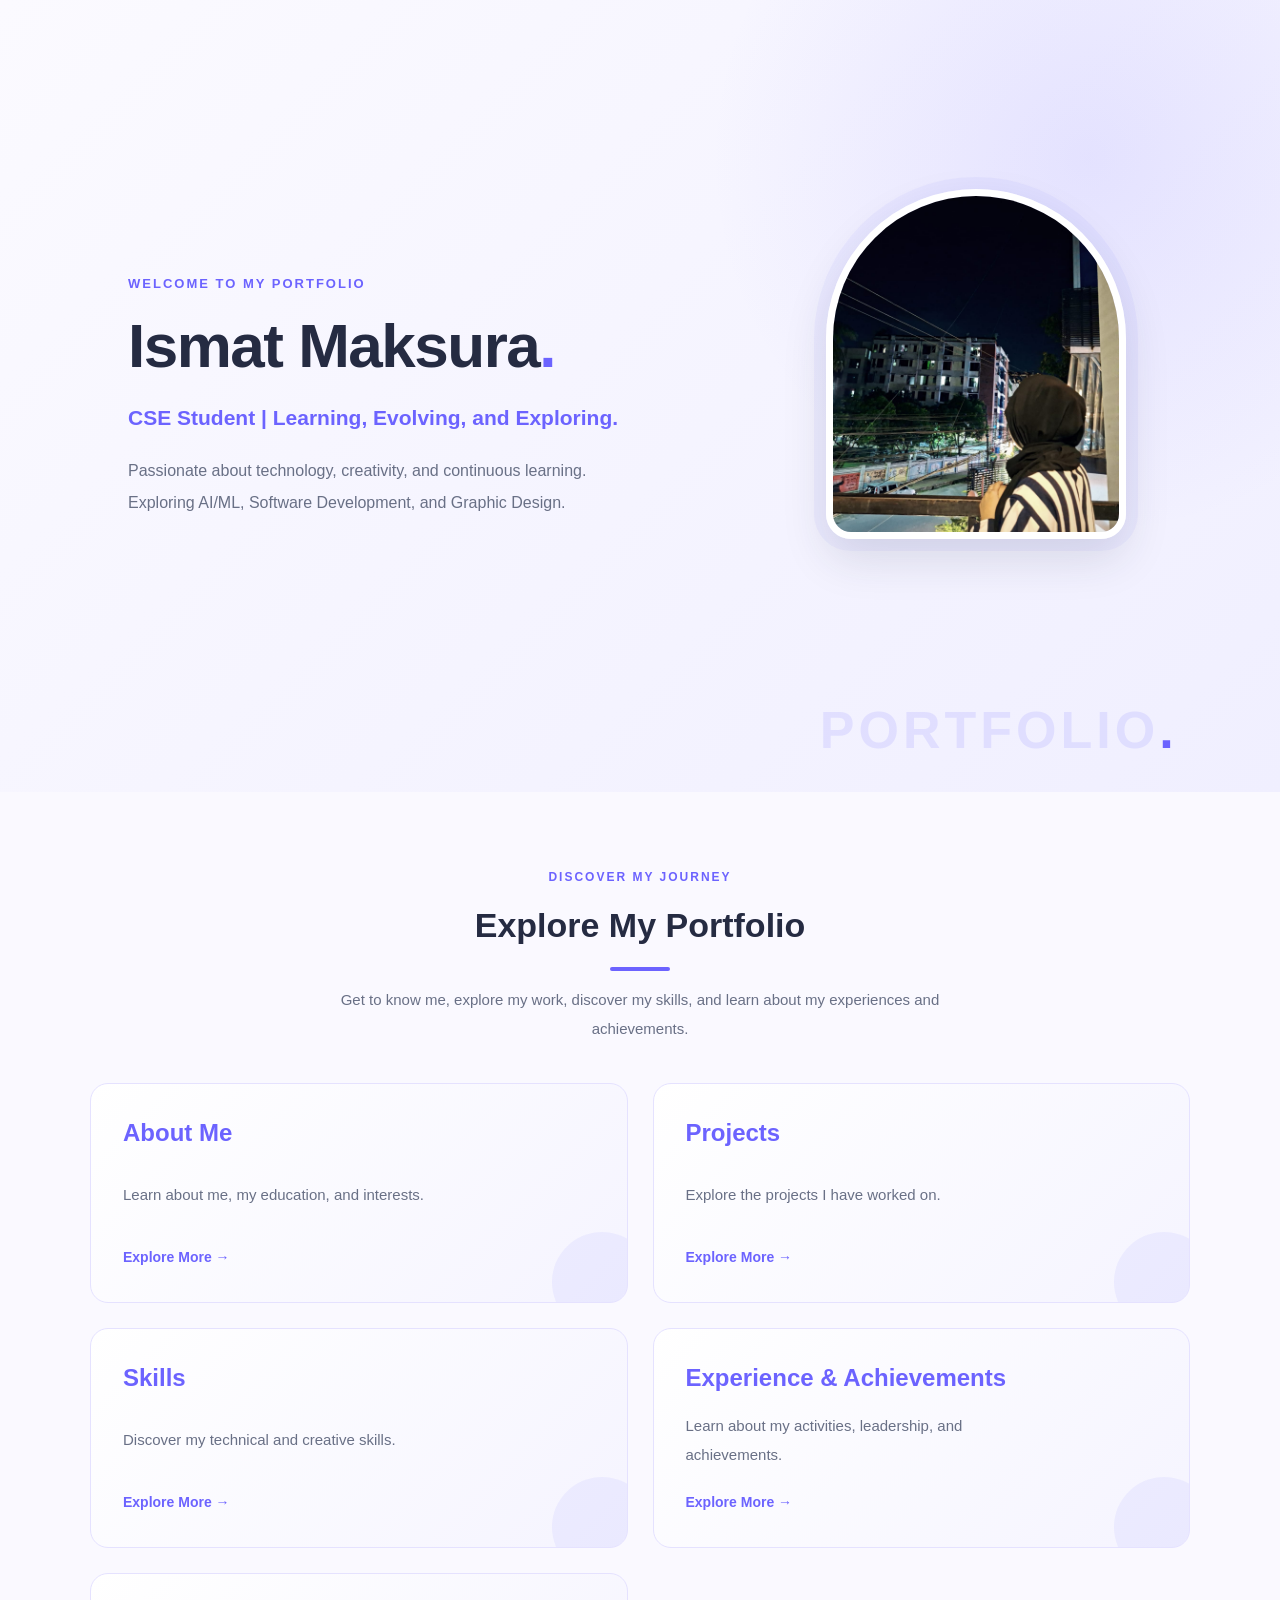
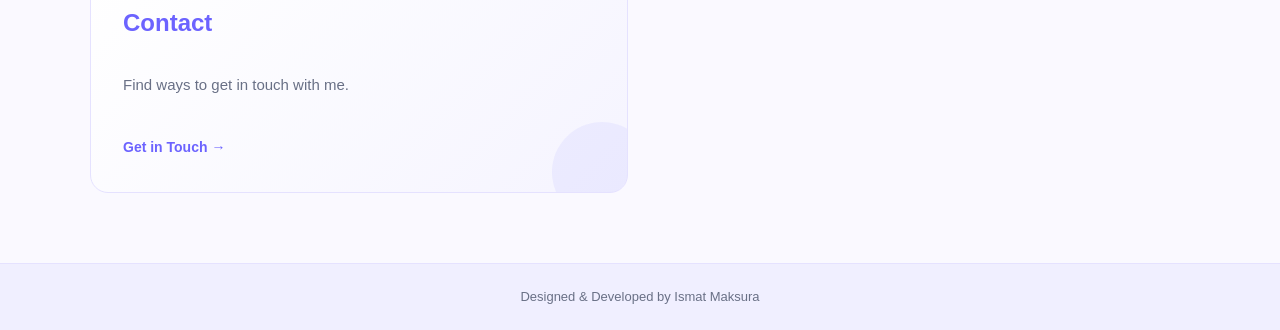
<file: index.html>
<!DOCTYPE html>
<html lang="en">

<head>
    <meta charset="UTF-8">
    <meta name="viewport" content="width=device-width, initial-scale=1.0">

    <title>Ismat Maksura | Portfolio</title>

    <link rel="icon" type="image/jpeg" href="profile.jpg">
    <link rel="stylesheet" href="common.css">
    <link rel="stylesheet" href="home.css">
</head>

<body>

    <main>
        <section class="home-section">

            <div class="home-content">

                <p class="welcome-text">WELCOME TO MY PORTFOLIO</p>

                <h1>Ismat Maksura<span>.</span></h1>

                <h3>CSE Student | Learning, Evolving, and Exploring.</h3>

                <p>
                    Passionate about technology, creativity, and continuous learning.
                    Exploring AI/ML, Software Development, and Graphic Design.
                </p>

            </div>

            <img src="profile.jpg"
                 alt="Profile picture of Ismat Maksura"
                 class="profile-picture">

            <h2 class="portfolio-title">PORTFOLIO<span>.</span></h2>

        </section>

        <section class="portfolio-section">

            <p class="section-subtitle">DISCOVER MY JOURNEY</p>

            <h2>Explore My Portfolio</h2>

            <p class="portfolio-description">
                Get to know me, explore my work, discover my skills,
                and learn about my experiences and achievements.
            </p>

            <div class="portfolio-cards">

                <a href="about.html" class="portfolio-card">
                    <h3>About Me</h3>
                    <p>Learn about me, my education, and interests.</p>
                    <span class="card-link">Explore More →</span>
                </a>

                <a href="projects.html" class="portfolio-card">
                    <h3>Projects</h3>
                    <p>Explore the projects I have worked on.</p>
                    <span class="card-link">Explore More →</span>
                </a>

                <a href="skills.html" class="portfolio-card">
                    <h3>Skills</h3>
                    <p>Discover my technical and creative skills.</p>
                    <span class="card-link">Explore More →</span>
                </a>

                <a href="experience.html" class="portfolio-card">
                    <h3>Experience & Achievements</h3>
                    <p>Learn about my activities, leadership, and achievements.</p>
                    <span class="card-link">Explore More →</span>
                </a>

                <a href="contact.html" class="portfolio-card">
                    <h3>Contact</h3>
                    <p>Find ways to get in touch with me.</p>
                    <span class="card-link">Get in Touch →</span>
                </a>

            </div>

        </section>

    </main>

    <footer class="home-footer">
        <p>Designed & Developed by Ismat Maksura</p>
    </footer>

</body>

</html>
</file>
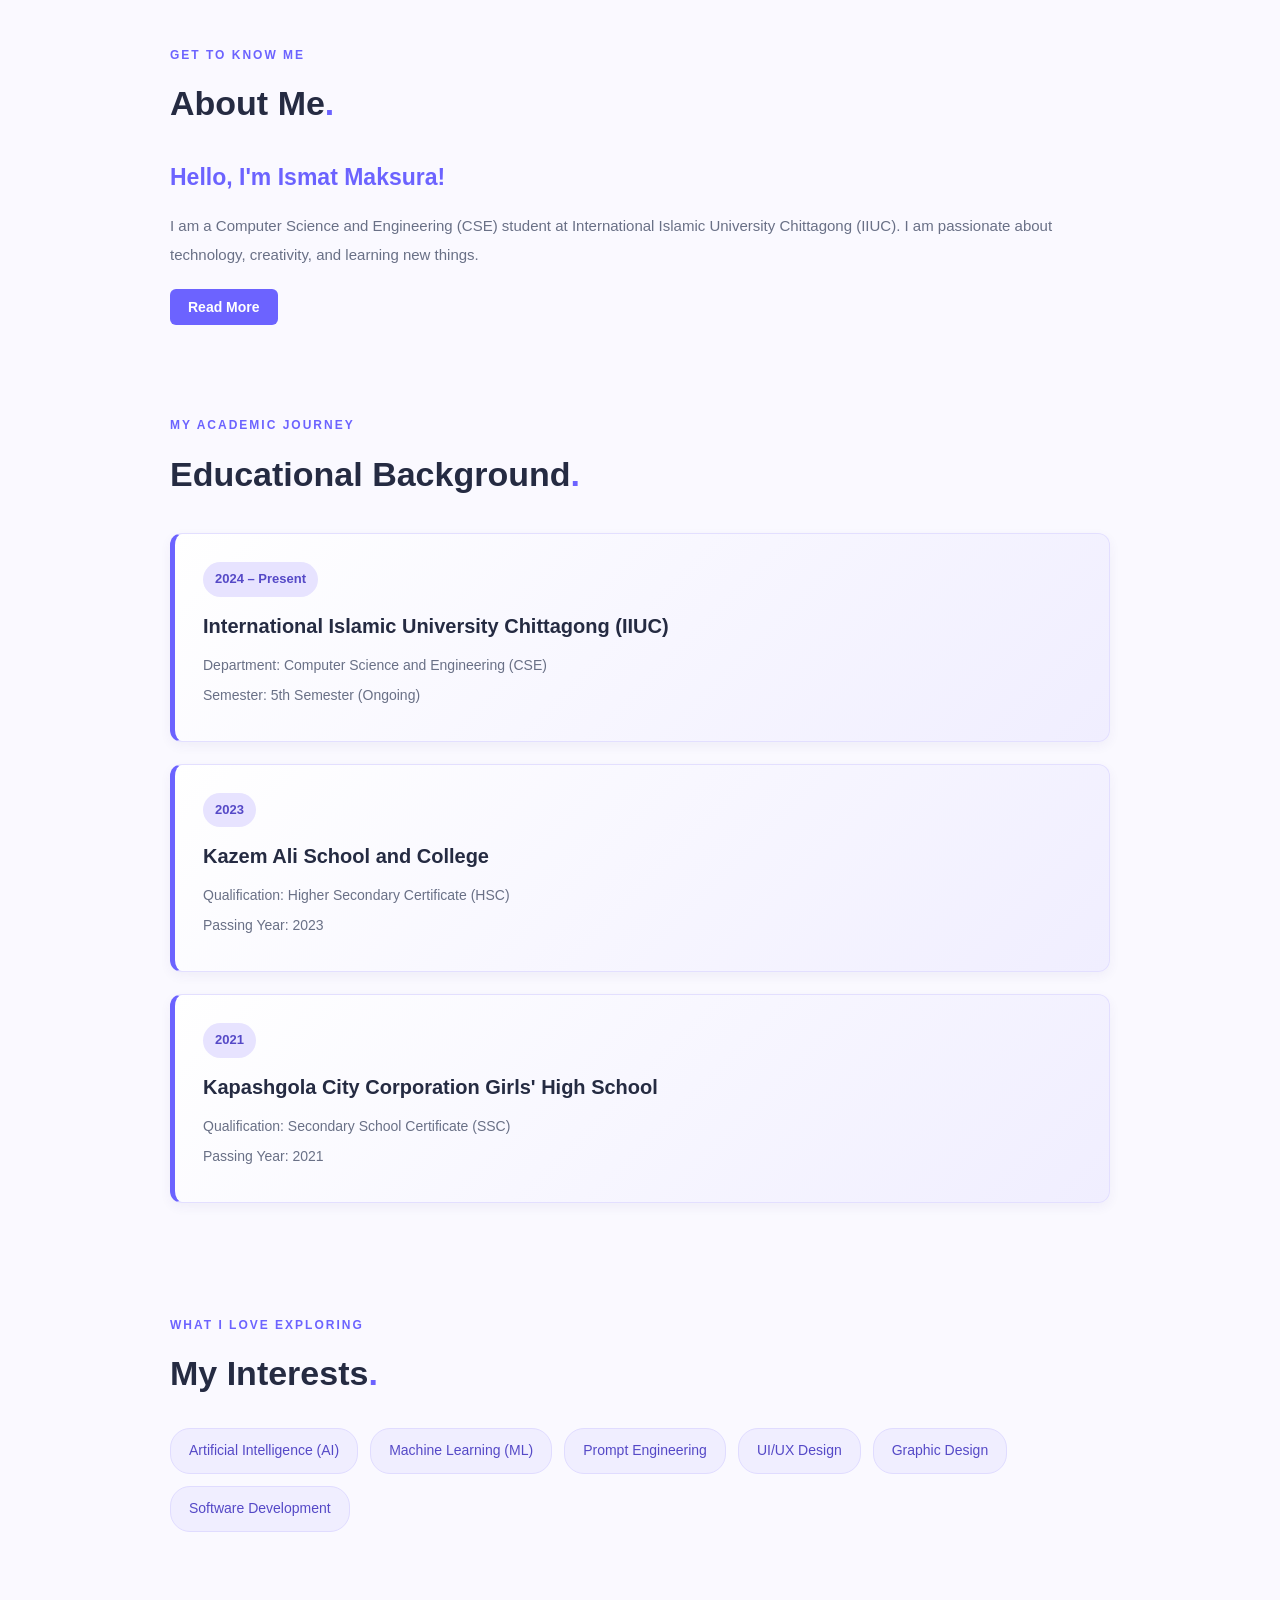
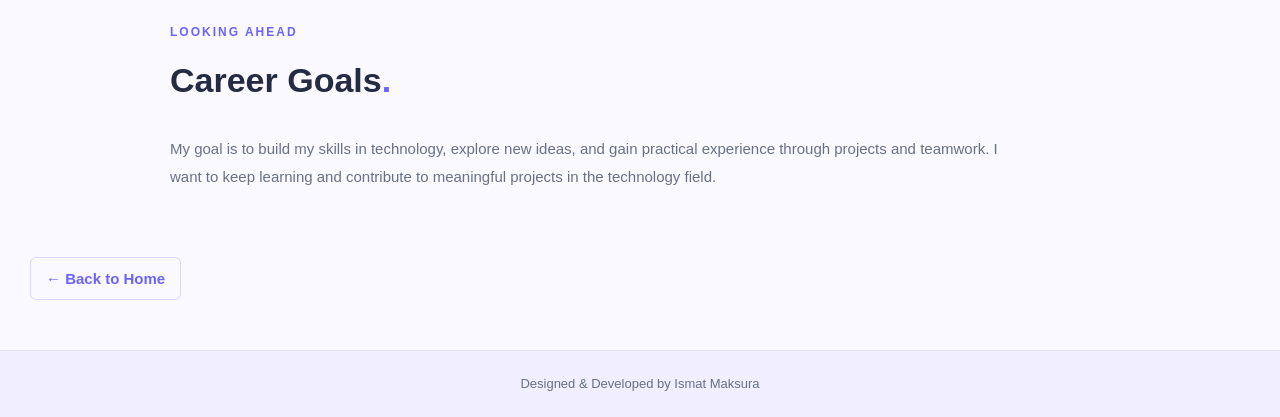
<file: about.html>
<!DOCTYPE html>
<html lang="en">

<head>
    <meta charset="UTF-8">
    <meta name="viewport" content="width=device-width, initial-scale=1.0">

    <title>About Me | Ismat Maksura</title>

    <link rel="icon" type="image/jpeg" href="profile.jpg">
    <link rel="stylesheet" href="common.css">
    <link rel="stylesheet" href="about.css">
</head>

<body>

    <section class="about-section">

        <p class="section-label">GET TO KNOW ME</p>

        <h1>About Me<span>.</span></h1>

        <h2>Hello, I'm Ismat Maksura!</h2>

        <p>
            I am a Computer Science and Engineering (CSE) student
            at International Islamic University Chittagong (IIUC).
            I am passionate about technology, creativity, and learning
            new things.
        </p>

        <div id="moreAbout" class="more-about">

            <p>
                I am interested in Artificial Intelligence (AI),
                Machine Learning (ML), Prompt Engineering, UI/UX Design,
                Graphic Design, and Software Development.
            </p>

            <p>
                I enjoy exploring new technologies, developing my skills,
                and working on creative ideas. My goal is to gain practical
                experience and grow as a technology professional.
            </p>

        </div>

        <button
            type="button"
            id="readMoreButton"
            onclick="toggleAbout()">
            Read More
        </button>

    </section>

    <section class="education-section">

        <p class="section-label">MY ACADEMIC JOURNEY</p>

        <h1>Educational Background<span>.</span></h1>

        <div class="education-item">

            <p class="education-year">2024 – Present</p>

            <h2>International Islamic University Chittagong (IIUC)</h2>

            <p>Department: Computer Science and Engineering (CSE)</p>

            <p>Semester: 5th Semester (Ongoing)</p>

        </div>

        <div class="education-item">

            <p class="education-year">2023</p>

            <h2>Kazem Ali School and College</h2>

            <p>Qualification: Higher Secondary Certificate (HSC)</p>

            <p>Passing Year: 2023</p>

        </div>

        <div class="education-item">

            <p class="education-year">2021</p>

            <h2>Kapashgola City Corporation Girls' High School</h2>

            <p>Qualification: Secondary School Certificate (SSC)</p>

            <p>Passing Year: 2021</p>

        </div>

    </section>

    <section class="interests-section">

        <p class="section-label">WHAT I LOVE EXPLORING</p>

        <h1>My Interests<span>.</span></h1>

        <ul class="interests-list">

            <li>Artificial Intelligence (AI)</li>
            <li>Machine Learning (ML)</li>
            <li>Prompt Engineering</li>
            <li>UI/UX Design</li>
            <li>Graphic Design</li>
            <li>Software Development</li>

        </ul>

    </section>

    <section class="goals-section">

        <p class="section-label">LOOKING AHEAD</p>

        <h1>Career Goals<span>.</span></h1>

        <p>
            My goal is to build my skills in technology, explore new ideas,
            and gain practical experience through projects and teamwork.
            I want to keep learning and contribute to meaningful projects
            in the technology field.
        </p>

    </section>

    <div class="back-home">

        <a href="index.html">← Back to Home</a>

    </div>

    <footer class="about-footer">

        <p>Designed &amp; Developed by Ismat Maksura</p>

    </footer>

    <script src="script.js"></script>

</body>

</html>
</file>
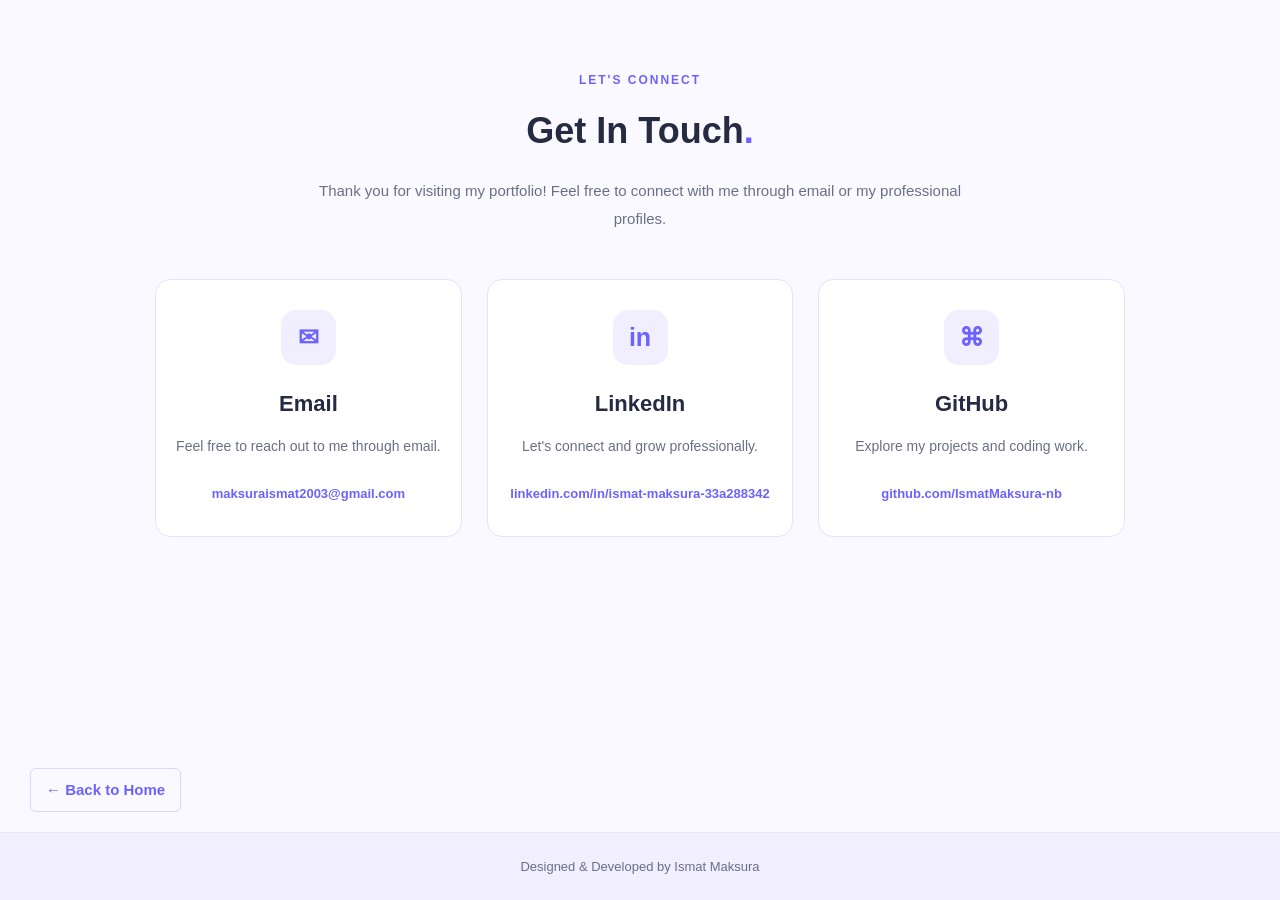
<file: contact.html>
<!DOCTYPE html>
<html lang="en">

<head>
    <meta charset="UTF-8">
    <meta name="viewport" content="width=device-width, initial-scale=1.0">

    <title>Contact | Ismat Maksura</title>

    <link rel="icon" type="image/jpeg" href="profile.jpg">
    <link rel="stylesheet" href="common.css">
    <link rel="stylesheet" href="contact.css">
</head>

<body>

    <section class="contact-section">

        <p class="section-label">LET'S CONNECT</p>

        <h1>Get In Touch<span>.</span></h1>

        <p class="section-intro">
            Thank you for visiting my portfolio!
            Feel free to connect with me through email
            or my professional profiles.
        </p>

        <div class="contact-cards">

            <div class="contact-card">

                <div class="contact-icon">✉</div>

                <h2>Email</h2>

                <p>
                    Feel free to reach out to me through email.
                </p>

                <a href="mailto:maksuraismat2003@gmail.com">
                    maksuraismat2003@gmail.com
                </a>

            </div>

            <div class="contact-card">

                <div class="contact-icon">in</div>

                <h2>LinkedIn</h2>

                <p>
                    Let's connect and grow professionally.
                </p>

                <a href="https://www.linkedin.com/in/ismat-maksura-33a288342/"
                   target="_blank"
                   rel="noopener noreferrer">
                    linkedin.com/in/ismat-maksura-33a288342
                </a>

            </div>

            <div class="contact-card">

                <div class="contact-icon">⌘</div>

                <h2>GitHub</h2>

                <p>
                    Explore my projects and coding work.
                </p>

                <a href="https://github.com/IsmatMaksura-nb"
                   target="_blank"
                   rel="noopener noreferrer">
                    github.com/IsmatMaksura-nb
                </a>

            </div>

        </div>

    </section>

    <div class="back-home">

        <a href="index.html">← Back to Home</a>

    </div>

    <footer class="contact-footer">

        <p>Designed &amp; Developed by Ismat Maksura</p>

    </footer>

</body>

</html>
</file>
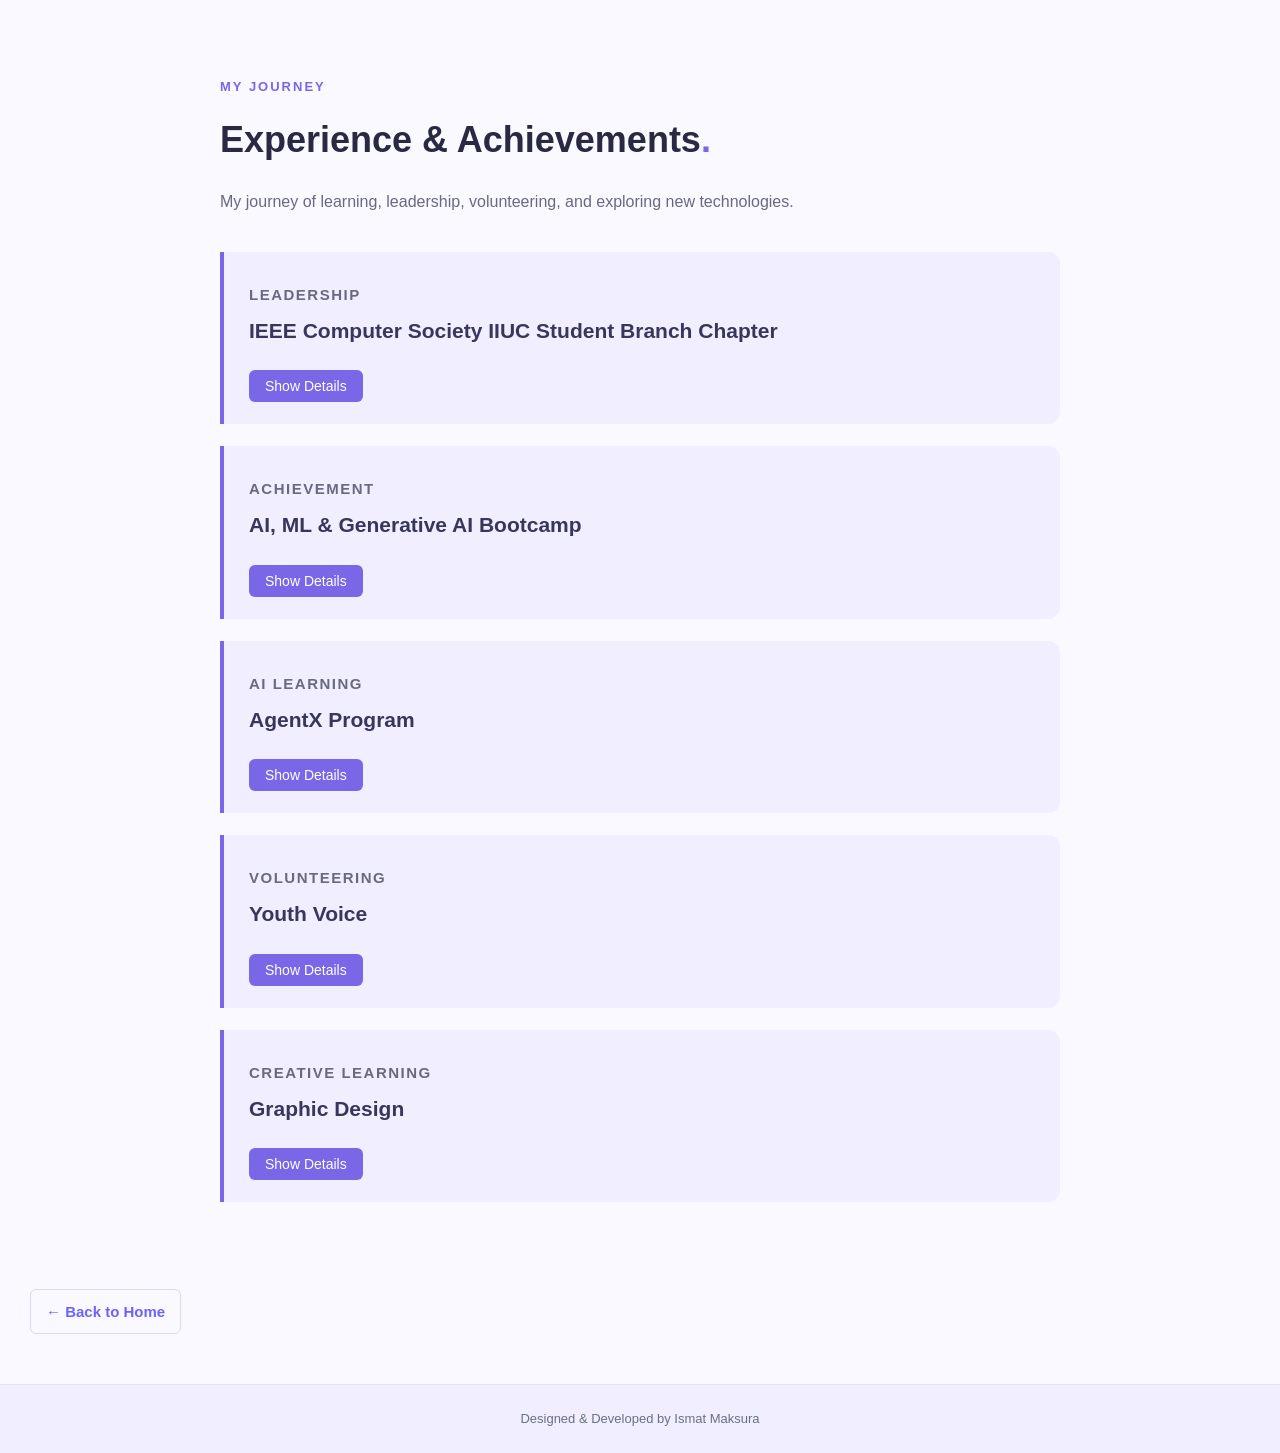
<file: experience.html>
<!DOCTYPE html>
<html lang="en">

<head>
    <meta charset="UTF-8">
    <meta name="viewport" content="width=device-width, initial-scale=1.0">

    <title>My Experience | Ismat Maksura</title>

    <link rel="icon" type="image/jpeg" href="profile.jpg">
    <link rel="stylesheet" href="common.css">
    <link rel="stylesheet" href="experience.css">
</head>

<body>

    <section class="experience-section">

        <p class="section-label">MY JOURNEY</p>

        <h1>Experience &amp; Achievements<span>.</span></h1>

        <p class="section-intro">
            My journey of learning, leadership, volunteering,
            and exploring new technologies.
        </p>

        <div class="experience-item">

            <p class="experience-category">LEADERSHIP</p>

            <h2>IEEE Computer Society IIUC Student Branch Chapter</h2>

            <div class="experience-details">

                <p>
                    <strong>Current Role:</strong>
                    Program Executive
                </p>

                <p>
                    <strong>Previous Role:</strong>
                    Newsletter Sub-Editor
                </p>

            </div>

            <button
                type="button"
                class="experience-button"
                onclick="toggleExperience(this)">
                Show Details
            </button>

        </div>

        <div class="experience-item">

            <p class="experience-category">ACHIEVEMENT</p>

            <h2>AI, ML &amp; Generative AI Bootcamp</h2>

            <div class="experience-details">

                <p>
                    <strong>Achievement:</strong>
                    1st Runner-Up
                </p>

                <p>
                    Recognized among female achievers of Batch 2
                    of the bootcamp organized by IEEE Computer Society
                    IIUC Student Branch Chapter.
                </p>

            </div>

            <button
                type="button"
                class="experience-button"
                onclick="toggleExperience(this)">
                Show Details
            </button>

        </div>

        <div class="experience-item">

            <p class="experience-category">AI LEARNING</p>

            <h2>AgentX Program</h2>

            <div class="experience-details">

                <p>
                    <strong>Organization:</strong>
                    NetCom Learning
                </p>

                <p>
                    Explored AI prompting and chatbot development
                    through the AgentX program.
                </p>

                <p>
                    <strong>Activities:</strong>
                    AI Prompting Competition and Build Your Chatbot Competition.
                </p>

            </div>

            <button
                type="button"
                class="experience-button"
                onclick="toggleExperience(this)">
                Show Details
            </button>

        </div>

        <div class="experience-item">

            <p class="experience-category">VOLUNTEERING</p>

            <h2>Youth Voice</h2>

            <div class="experience-details">

                <p>
                    <strong>Role:</strong>
                    Volunteer
                </p>

                <p>
                    Participated in the Fight Against Winter initiative
                    organized by Youth Voice in Chittagong.
                </p>

                <p>
                    <strong>Recognition:</strong>
                    Best Volunteer, December 2024
                </p>

            </div>

            <button
                type="button"
                class="experience-button"
                onclick="toggleExperience(this)">
                Show Details
            </button>

        </div>

        <div class="experience-item">

            <p class="experience-category">CREATIVE LEARNING</p>

            <h2>Graphic Design</h2>

            <div class="experience-details">

                <p>
                    Completed graphic design training and developed
                    creative design skills.
                </p>

            </div>

            <button
                type="button"
                class="experience-button"
                onclick="toggleExperience(this)">
                Show Details
            </button>

        </div>

    </section>

    <div class="back-home">
        <a href="index.html">← Back to Home</a>
    </div>

    <footer class="experience-footer">
        <p>Designed &amp; Developed by Ismat Maksura</p>
    </footer>

    <script src="script.js"></script>

</body>

</html>
</file>
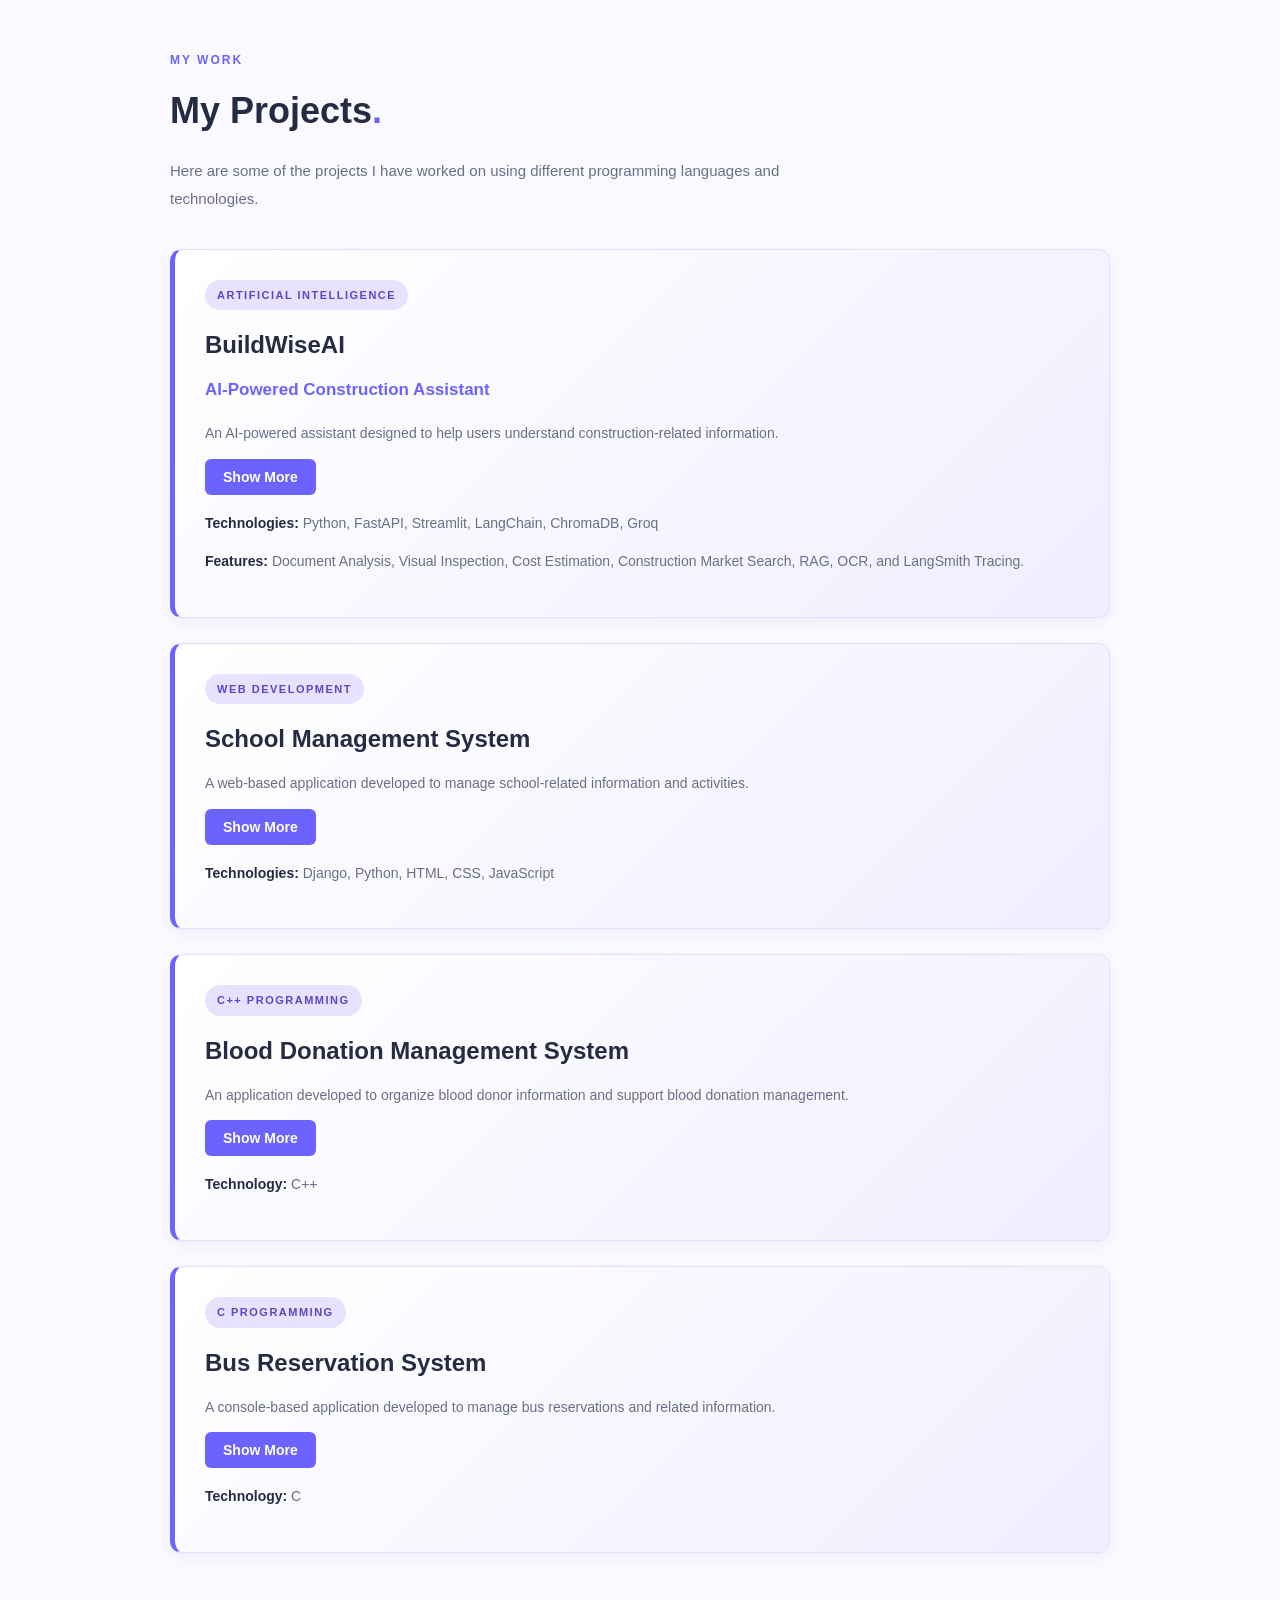
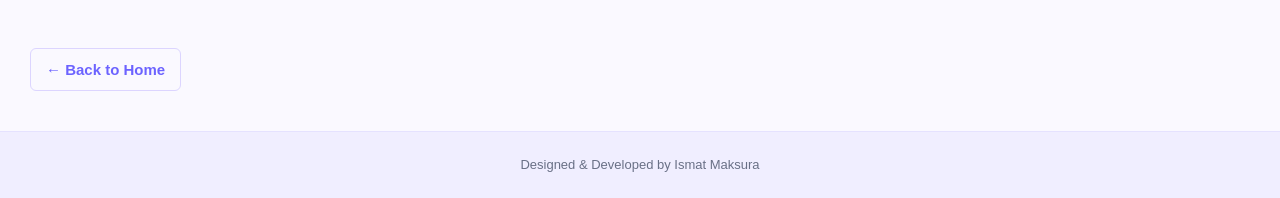
<file: projects.html>
<!DOCTYPE html>
<html lang="en">

<head>
    <meta charset="UTF-8">
    <meta name="viewport" content="width=device-width, initial-scale=1.0">

    <title>My Projects | Ismat Maksura</title>

    <link rel="icon" type="image/jpeg" href="profile.jpg">
    <link rel="stylesheet" href="common.css">
    <link rel="stylesheet" href="projects.css">
</head>

<body>

    <section class="projects-section">

        <p class="section-label">MY WORK</p>

        <h1>My Projects<span>.</span></h1>

        <p class="section-intro">
            Here are some of the projects I have worked on
            using different programming languages and technologies.
        </p>

        <div class="project-card">

            <p class="project-category">ARTIFICIAL INTELLIGENCE</p>

            <h2>BuildWiseAI</h2>

            <h3>AI-Powered Construction Assistant</h3>

            <p>
                An AI-powered assistant designed to help users
                understand construction-related information.
            </p>

            <div class="project-details">

                <p>
                    BuildWiseAI helps users analyze building documents,
                    inspect construction images, estimate preliminary
                    construction costs, and search for construction
                    market information.
                </p>

                <p>
                    It uses Retrieval-Augmented Generation (RAG) to
                    answer questions from provided building documents.
                    OCR helps extract text from scanned documents,
                    while LangSmith supports tracing and monitoring
                    the AI workflow.
                </p>

            </div>

            <button
                type="button"
                class="details-button"
                onclick="showDetails(this)">
                Show More
            </button>

            <p>
                <strong>Technologies:</strong>
                Python, FastAPI, Streamlit, LangChain, ChromaDB, Groq
            </p>

            <p>
                <strong>Features:</strong>
                Document Analysis, Visual Inspection, Cost Estimation,
                Construction Market Search, RAG, OCR, and LangSmith Tracing.
            </p>

        </div>

        <div class="project-card">

            <p class="project-category">WEB DEVELOPMENT</p>

            <h2>School Management System</h2>

            <p>
                A web-based application developed to manage
                school-related information and activities.
            </p>

            <div class="project-details">

                <p>
                    This project focuses on organizing school information
                    and making school management activities easier.
                </p>

                <p>
                    Django is used for the backend, Python handles
                    application logic, and HTML, CSS, and JavaScript
                    are used to build the user interface.
                </p>

            </div>

            <button
                type="button"
                class="details-button"
                onclick="showDetails(this)">
                Show More
            </button>

            <p>
                <strong>Technologies:</strong>
                Django, Python, HTML, CSS, JavaScript
            </p>

        </div>

        <div class="project-card">

            <p class="project-category">C++ PROGRAMMING</p>

            <h2>Blood Donation Management System</h2>

            <p>
                An application developed to organize blood donor
                information and support blood donation management.
            </p>

            <div class="project-details">

                <p>
                    The system focuses on maintaining donor information
                    and organizing records related to blood donation.
                </p>

                <p>
                    It demonstrates the use of C++ programming
                    concepts to manage information and implement
                    basic application logic.
                </p>

            </div>

            <button
                type="button"
                class="details-button"
                onclick="showDetails(this)">
                Show More
            </button>

            <p>
                <strong>Technology:</strong> C++
            </p>

        </div>

        <div class="project-card">

            <p class="project-category">C PROGRAMMING</p>

            <h2>Bus Reservation System</h2>

            <p>
                A console-based application developed to manage
                bus reservations and related information.
            </p>

            <div class="project-details">

                <p>
                    The application demonstrates a basic reservation
                    system where bus-related information and
                    reservation records can be managed.
                </p>

                <p>
                    It uses C programming concepts to handle
                    user input, process information, and organize
                    reservation-related operations.
                </p>

            </div>

            <button
                type="button"
                class="details-button"
                onclick="showDetails(this)">
                Show More
            </button>

            <p>
                <strong>Technology:</strong> C
            </p>

        </div>

    </section>

    <div class="back-home">
        <a href="index.html">← Back to Home</a>
    </div>

    <footer class="projects-footer">
        <p>Designed &amp; Developed by Ismat Maksura</p>
    </footer>

    <script src="script.js"></script>

</body>

</html>
</file>
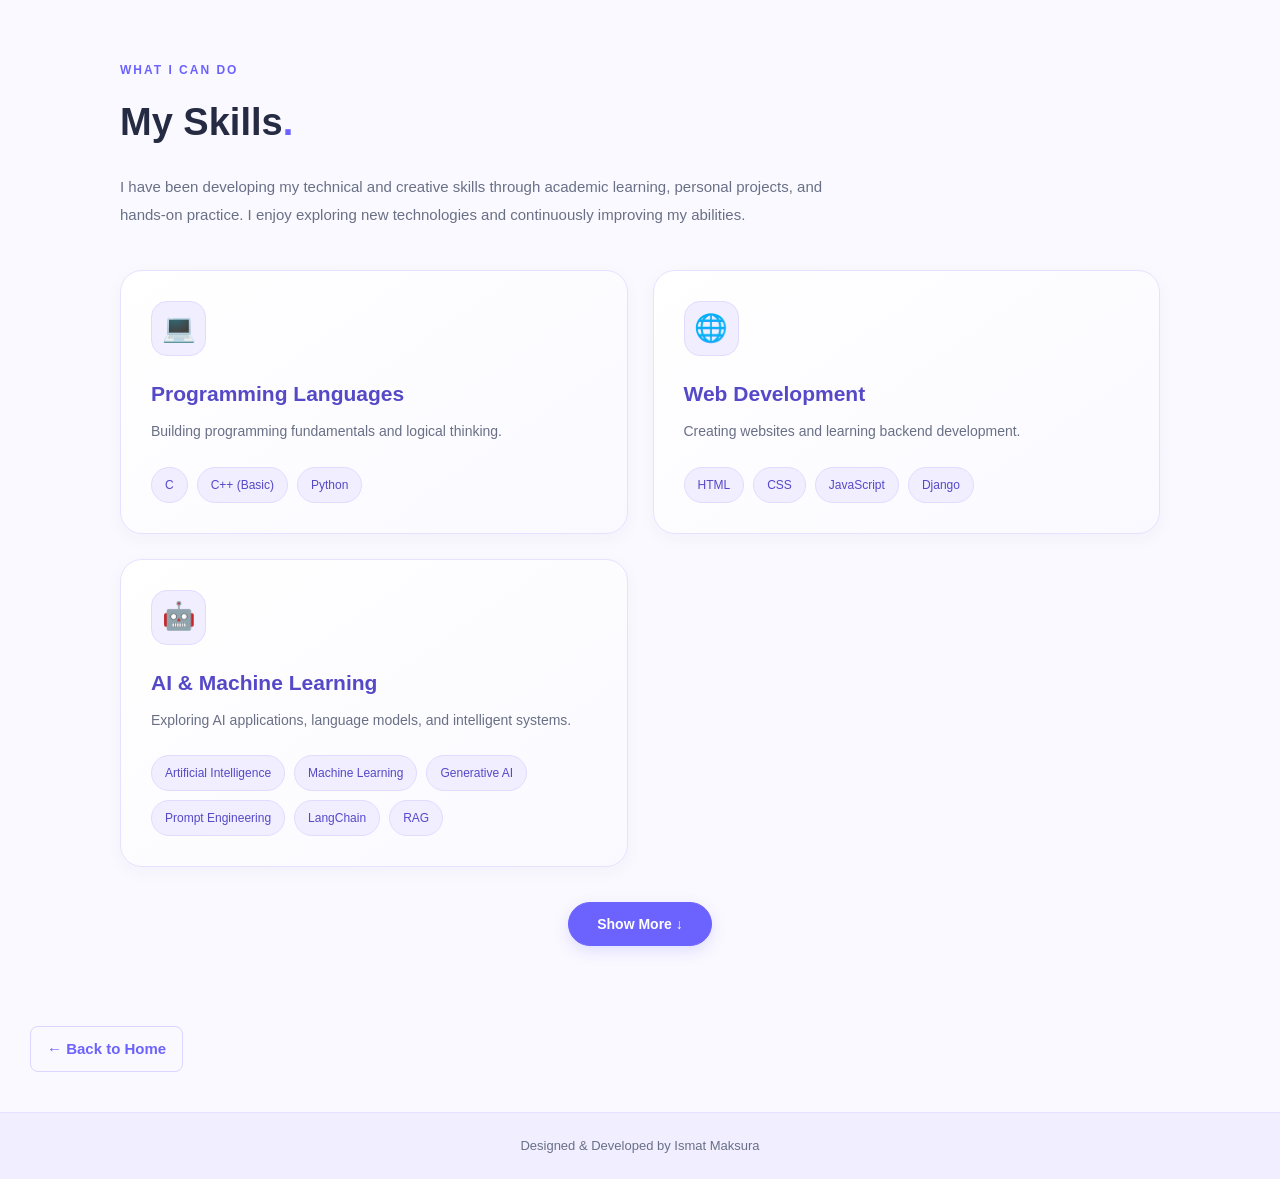
<file: skills.html>
<!DOCTYPE html>
<html lang="en">

<head>
    <meta charset="UTF-8">
    <meta name="viewport" content="width=device-width, initial-scale=1.0">

    <title>My Skills | Ismat Maksura</title>

    <link rel="icon" type="image/jpeg" href="profile.jpg">
    <link rel="stylesheet" href="common.css">
    <link rel="stylesheet" href="skills.css">
</head>

<body>

    <section class="skills-section" id="skillsSection">

        <div class="skills-heading">

            <p class="section-label">WHAT I CAN DO</p>

            <h1>My Skills<span>.</span></h1>

            <p class="section-intro">
                I have been developing my technical and creative skills
                through academic learning, personal projects, and hands-on
                practice. I enjoy exploring new technologies and continuously
                improving my abilities.
            </p>

        </div>

        <div class="skills-grid">

            <div class="skill-card">

                <div class="skill-icon">💻</div>

                <h2>Programming Languages</h2>

                <p class="skill-description">
                    Building programming fundamentals and logical thinking.
                </p>

                <div class="skill-tags">
                    <span>C</span>
                    <span>C++ (Basic)</span>
                    <span>Python</span>
                </div>

            </div>

            <div class="skill-card">

                <div class="skill-icon">🌐</div>

                <h2>Web Development</h2>

                <p class="skill-description">
                    Creating websites and learning backend development.
                </p>

                <div class="skill-tags">
                    <span>HTML</span>
                    <span>CSS</span>
                    <span>JavaScript</span>
                    <span>Django</span>
                </div>

            </div>

            <div class="skill-card">

                <div class="skill-icon">🤖</div>

                <h2>AI &amp; Machine Learning</h2>

                <p class="skill-description">
                    Exploring AI applications, language models, and
                    intelligent systems.
                </p>

                <div class="skill-tags">
                    <span>Artificial Intelligence</span>
                    <span>Machine Learning</span>
                    <span>Generative AI</span>
                    <span>Prompt Engineering</span>
                    <span>LangChain</span>
                    <span>RAG</span>
                </div>

            </div>

            <div class="skill-card extra-skill" id="extraSkills">

                <div class="skill-icon">🛠️</div>

                <h2>Tools &amp; Technologies</h2>

                <p class="skill-description">
                    Using development tools and frameworks to build projects.
                </p>

                <div class="skill-tags">
                    <span>Git &amp; GitHub</span>
                    <span>VS Code</span>
                    <span>FastAPI</span>
                    <span>Streamlit</span>
                    <span>ChromaDB</span>
                    <span>LangSmith</span>
                </div>

            </div>

            <div class="skill-card extra-skill">

                <div class="skill-icon">🎨</div>

                <h2>Design Skills</h2>

                <p class="skill-description">
                    Exploring creative design and user-friendly interfaces.
                </p>

                <div class="skill-tags">
                    <span>Graphic Design</span>
                    <span>Canva</span>
                    <span>UI/UX Design</span>
                </div>

            </div>

            <div class="skill-card extra-skill">

                <div class="skill-icon">🤝</div>

                <h2>Soft Skills</h2>

                <p class="skill-description">
                    Developing the abilities needed to work and learn
                    effectively with others.
                </p>

                <div class="skill-tags">
                    <span>Teamwork</span>
                    <span>Communication</span>
                    <span>Problem-Solving</span>
                    <span>Continuous Learning</span>
                </div>

            </div>

        </div>

        <div class="show-more-container">

            <button
                type="button"
                id="showSkillsButton"
                class="show-skills-button"
                onclick="toggleSkills()">
                Show More ↓
            </button>

        </div>

    </section>

    <div class="back-home">
        <a href="index.html">← Back to Home</a>
    </div>

    <footer class="skills-footer">
        <p>Designed &amp; Developed by Ismat Maksura</p>
    </footer>

    <script src="script.js"></script>

</body>

</html>
</file>
<file: common.css>
* {
    margin: 0;
    padding: 0;
    box-sizing: border-box;
}

html {
    scroll-behavior: smooth;
}

body {
    font-family: Arial, Helvetica, sans-serif;
    background-color: #faf9ff;
    color: #252b42;
    line-height: 1.7;
}

a {
    text-decoration: none;
    color: inherit;
}

img {
    max-width: 100%;
    display: block;
}
</file>
<file: home.css>
.home-section {
    min-height: 88vh;
    padding: 70px 10%;
    display: flex;
    align-items: center;
    position: relative;
    overflow: hidden;

    background:
        radial-gradient(
            circle at 85% 20%,
            rgba(108, 99, 255, 0.12),
            transparent 30%
        ),
        linear-gradient(135deg, #fbfaff, #f0efff);
}

.home-content {
    width: 60%;
    position: relative;
    z-index: 2;
}



.welcome-text {
    font-size: 13px;
    font-weight: 700;
    letter-spacing: 2px;
    color: #6c63ff;
    margin-bottom: 15px;
}

.home-content h1 {
    font-size: 62px;
    font-weight: 800;
    line-height: 1.15;
    letter-spacing: -1.5px;
    color: #252b42;
    margin-bottom: 20px;
}

.home-content h1 span {
    color: #6c63ff;
}

.home-content h3 {
    max-width: 500px;
    font-size: 21px;
    font-weight: 600;
    line-height: 1.6;
    color: #6c63ff;
    margin-bottom: 20px;
}

.home-content p:not(.welcome-text) {
    max-width: 460px;
    font-size: 16px;
    line-height: 2;
    color: #697086;
}

.profile-picture {
    position: absolute;
    width: 300px;
    height: 350px;
    object-fit: cover;

    right: 12%;
    top: 46%;
    transform: translateY(-50%);

    border: 7px solid #ffffff;
    border-radius: 150px 150px 25px 25px;

    box-shadow:
        0 20px 45px rgba(37, 43, 66, 0.13),
        0 0 0 12px rgba(108, 99, 255, 0.06);

    transition: transform 0.3s ease, box-shadow 0.3s ease;
}

.profile-picture:hover {
    transform: translateY(-53%);

    box-shadow:
        0 25px 50px rgba(37, 43, 66, 0.17),
        0 0 0 14px rgba(108, 99, 255, 0.08);
}

.portfolio-title {
    position: absolute;
    right: 8%;
    bottom: 18px;

    font-size: 52px;
    font-weight: 800;
    letter-spacing: 4px;

    color: rgba(108, 99, 255, 0.13);
    pointer-events: none;
}

.portfolio-title span {
    color: #6c63ff;
}

.portfolio-section {
    width: 100%;
    max-width: 1150px;
    margin: 0 auto;
    padding: 75px 25px 70px;
}

.section-subtitle {
    text-align: center;
    font-size: 12px;
    font-weight: 700;
    letter-spacing: 2px;
    color: #6c63ff;
    margin-bottom: 10px;
}

.portfolio-section > h2 {
    text-align: center;
    font-size: 34px;
    font-weight: 700;
    color: #252b42;
    margin-bottom: 15px;
}

.portfolio-section > h2::after {
    content: "";
    display: block;
    width: 60px;
    height: 4px;
    background-color: #6c63ff;
    margin: 12px auto 0;
    border-radius: 5px;
}

.portfolio-description {
    max-width: 650px;
    margin: 0 auto;
    text-align: center;
    font-size: 15px;
    line-height: 1.9;
    color: #697086;
}

.portfolio-cards {
    display: grid;
    grid-template-columns: repeat(2, minmax(0, 1fr));
    gap: 25px;
    margin-top: 40px;
}

.portfolio-card {
    min-height: 220px;
    padding: 32px;

    display: flex;
    flex-direction: column;
    align-items: flex-start;
    justify-content: space-between;
    gap: 15px;

    background: linear-gradient(
        135deg,
        #ffffff,
        #f5f4ff
    );

    border: 1px solid #e5e2ff;
    border-radius: 18px;

    text-decoration: none;
    position: relative;
    overflow: hidden;
    z-index: 1;

    transition:
        transform 0.3s ease,
        box-shadow 0.3s ease,
        border-color 0.3s ease;

    animation: floatCard 3s ease-in-out infinite;
}
.portfolio-card::after {
    content: "";
    width: 100px;
    height: 100px;

    border-radius: 50%;
    background-color: rgba(108, 99, 255, 0.08);

    position: absolute;
    right: -25px;
    bottom: -30px;
    z-index: -1;

    transition: transform 0.3s ease;
}

.portfolio-card h3 {
    font-size: 24px;
    font-weight: 700;
    color: #6c63ff;
    line-height: 1.4;
}

.portfolio-card p {
    max-width: 350px;
    font-size: 15px;
    line-height: 1.9;
    color: #697086;
    margin: 0;
}

.card-link {
    display: inline-block;
    font-size: 14px;
    font-weight: 700;
    color: #6c63ff;
    margin-top: 5px;

    text-decoration: none;

    transition:
        color 0.3s ease,
        text-decoration 0.3s ease;
}

@keyframes floatCard {
    0%, 100% {
        transform: translateY(0);
    }

    50% {
        transform: translateY(-6px);
    }
}

.portfolio-card:nth-child(2) {
    animation-delay: 0.5s;
}

.portfolio-card:nth-child(3) {
    animation-delay: 1s;
}

.portfolio-card:nth-child(4) {
    animation-delay: 1.5s;
}

.portfolio-card:hover {
    animation-play-state: paused;

    transform: translateY(-8px) rotate(1deg);

    border-color: #b9b2ff;

    box-shadow: 0 18px 35px rgba(62, 52, 140, 0.15);
}

.portfolio-card:hover::after {
    transform: scale(1.4);
}

.portfolio-card:hover .card-link {
    color: #4940c9;
    text-decoration: underline;
}

.portfolio-card:active {
    animation-play-state: paused;

    transform: scale(0.97);
    border: 2px solid #3d268f;

    box-shadow: 0 5px 12px rgba(62, 52, 140, 0.12);
}

.portfolio-card:focus-visible {
    outline: 3px solid #6c63ff;
    outline-offset: 4px;
}

.home-footer {
    padding: 22px 20px;
    text-align: center;
    background-color: #f0efff;
    border-top: 1px solid #e5e2ff;
}

.home-footer p {
    font-size: 13px;
    color: #697086;
}
@media (max-width: 900px) {

    .home-section {
        padding: 60px 7%;
    }

    .home-content {
        width: 58%;
    }

    .home-content h1 {
        font-size: 44px;
    }

    .home-content h3 {
        font-size: 17px;
    }

    .home-content p:not(.welcome-text) {
        font-size: 14px;
    }

    .profile-picture {
        width: 230px;
        height: 280px;
        right: 6%;
    }

    .portfolio-title {
        font-size: 38px;
    }

    .portfolio-card {
        padding: 25px;
    }

    .portfolio-card h3 {
        font-size: 21px;
    }
}

@media (max-width: 600px) {

    .home-section {
        min-height: auto;
        padding: 50px 6%;

        display: flex;
        flex-direction: column;
        align-items: center;

        text-align: center;
    }

    .home-content {
        width: 100%;
    }

    .welcome-text {
        font-size: 11px;
        letter-spacing: 1.5px;
    }

    .home-content h1 {
        font-size: 38px;
        letter-spacing: -0.5px;
    }

    .home-content h3 {
        font-size: 17px;
    }

    .home-content p:not(.welcome-text) {
        max-width: 100%;
        font-size: 14px;
    }

    .profile-picture {
        position: relative;
        top: auto;
        right: auto;

        width: 220px;
        height: 260px;

        margin-top: 30px;
        transform: none;
    }

    .profile-picture:hover {
        transform: translateY(-4px);
    }

    .portfolio-title {
        position: static;
        font-size: 30px;
        margin-top: 20px;
        letter-spacing: 3px;
    }


    .portfolio-section {
        padding: 50px 20px 40px;
    }

    .portfolio-section > h2 {
        font-size: 28px;
    }

    .portfolio-description {
        font-size: 14px;
    }

    .portfolio-cards {
        grid-template-columns: 1fr;
        gap: 18px;
        margin-top: 30px;
    }

    .portfolio-card {
        min-height: 185px;
        padding: 25px;
    }

    .portfolio-card h3 {
        font-size: 21px;
    }

    .portfolio-card p {
        font-size: 14px;
    }
}
@media (max-width: 380px) {

    .home-content h1 {
        font-size: 32px;
    }

    .home-content h3 {
        font-size: 15px;
    }

    .profile-picture {
        width: 190px;
        height: 230px;
    }

    .portfolio-title {
        font-size: 25px;
    }

    .portfolio-section > h2 {
        font-size: 25px;
    }

    .portfolio-card {
        min-height: 170px;
        padding: 20px;
    }

    .portfolio-card h3 {
        font-size: 19px;
    }
}
@media (prefers-reduced-motion: reduce) {

    .portfolio-card {
        animation: none;
        transition: none;
    }

    .portfolio-card:hover,
    .portfolio-card:active {
        transform: none;
    }
}
</file>
<file: about.css>
body {
    background-color: #faf9ff;
}

.back-home {
    padding: 20px 30px;
}

.back-home a {
    display: inline-block;
    color: #6c63ff;
    font-size: 15px;
    font-weight: bold;
    padding: 8px 15px;
    border: 1px solid #dcd5ff;
    border-radius: 6px;
    text-decoration: none;
    transition: background-color 0.3s ease, color 0.3s ease, transform 0.3s ease;
}

.back-home a:hover {
    background-color: #6c63ff;
    color: white;
    transform: translateY(-2px);
}

.about-section,
.education-section,
.interests-section,
.goals-section {
    max-width: 1000px;
    margin: 0 auto;
    padding: 45px 30px;
}

.section-label {
    font-size: 12px;
    font-weight: bold;
    letter-spacing: 2px;
    color: #6c63ff;
    margin-bottom: 10px;
}

.about-section h1,
.education-section h1,
.interests-section h1,
.goals-section h1 {
    font-size: 34px;
    color: #252b42;
    margin-bottom: 25px;
}

.about-section h1 span,
.education-section h1 span,
.interests-section h1 span,
.goals-section h1 span {
    color: #6c63ff;
}

.about-section h2 {
    font-size: 23px;
    color: #6c63ff;
    margin-bottom: 15px;
}

.about-section > p:not(.section-label) {
    font-size: 15px;
    color: #697086;
    line-height: 1.9;
    margin-bottom: 15px;
}

.more-about {
    display: none;
}

.more-about p {
    font-size: 15px;
    color: #697086;
    line-height: 1.9;
    margin-bottom: 15px;
}

#readMoreButton {
    display: inline-block;
    background-color: #6c63ff;
    color: #ffffff;
    font-size: 14px;
    font-weight: bold;
    padding: 10px 18px;
    margin-top: 5px;
    border: none;
    border-radius: 6px;
    cursor: pointer;
    transition: background-color 0.3s ease, transform 0.3s ease, box-shadow 0.3s ease;
}

#readMoreButton:hover {
    background-color: #5148d8;
    transform: translateY(-2px);
    box-shadow: 0 5px 12px rgba(108, 99, 255, 0.2);
}

#readMoreButton:focus-visible {
    outline: 2px solid #252b42;
    outline-offset: 3px;
}

.education-section h1 {
    margin-bottom: 30px;
}

.education-item {
    position: relative;
    background: linear-gradient(135deg, #ffffff, #f0eeff);
    padding: 28px;
    margin-bottom: 22px;
    border: 1px solid #e3dfff;
    border-left: 5px solid #6c63ff;
    border-radius: 12px;
    box-shadow: 0 4px 12px rgba(65, 55, 140, 0.06);
    transition: transform 0.3s ease, box-shadow 0.3s ease, border-color 0.3s ease;
}

.education-item:hover {
    transform: translateY(-6px);
    box-shadow: 0 12px 25px rgba(108, 99, 255, 0.16);
    border-color: #b9b1ff;
    border-left-color: #5148d8;
}

.education-year {
    display: inline-block;
    color: #5549c7;
    background-color: #e7e3ff;
    font-size: 13px;
    font-weight: bold;
    padding: 6px 12px;
    margin-bottom: 12px;
    border-radius: 20px;
}

.education-item h2 {
    font-size: 20px;
    color: #252b42;
    margin-bottom: 10px;
    transition: color 0.3s ease;
}

.education-item:hover h2 {
    color: #5148d8;
}

.education-item p:not(.education-year) {
    font-size: 14px;
    color: #697086;
    line-height: 1.8;
    margin-bottom: 5px;
}

.interests-section h1 {
    margin-bottom: 25px;
}

.interests-list {
    list-style: none;
    display: flex;
    flex-wrap: wrap;
    gap: 12px;
}

.interests-list li {
    background-color: #f0eeff;
    color: #5549c7;
    padding: 10px 18px;
    border: 1px solid #e0dcff;
    border-radius: 20px;
    font-size: 14px;
    transition: background-color 0.3s ease, color 0.3s ease, border-color 0.3s ease, transform 0.3s ease, box-shadow 0.3s ease;
}

.interests-list li:hover {
    background-color: #6c63ff;
    color: #ffffff;
    border-color: #6c63ff;
    transform: translateY(-4px);
    box-shadow: 0 5px 15px rgba(108, 99, 255, 0.25);
    cursor: pointer;
}

.goals-section p:not(.section-label) {
    max-width: 850px;
    font-size: 15px;
    line-height: 1.9;
    color: #697086;
}

.about-footer {
    margin-top: 30px;
    padding: 22px 15px;
    text-align: center;
    background-color: #f0eeff;
    border-top: 1px solid #e5e2ff;
}

.about-footer p {
    font-size: 13px;
    color: #697086;
}

@media (max-width: 600px) {
    .back-home {
        padding: 15px 20px;
    }

    .about-section,
    .education-section,
    .interests-section,
    .goals-section {
        padding: 30px 20px;
    }

    .about-section h1,
    .education-section h1,
    .interests-section h1,
    .goals-section h1 {
        font-size: 27px;
    }

    .about-section h2 {
        font-size: 20px;
    }

    .education-item {
        padding: 22px;
    }

    .education-item h2 {
        font-size: 18px;
    }

    .interests-list {
        gap: 10px;
    }

    .interests-list li {
        font-size: 13px;
        padding: 8px 13px;
    }

    #readMoreButton {
        padding: 10px 16px;
        font-size: 13px;
    }
}

@media (prefers-reduced-motion: reduce) {
    .education-item,
    .education-item h2,
    .interests-list li,
    .back-home a,
    #readMoreButton {
        transition: none;
    }

    .education-item:hover,
    .interests-list li:hover,
    .back-home a:hover,
    #readMoreButton:hover {
        transform: none;
    }
}
</file>
<file: contact.css>
.contact-section {
    max-width: 1100px;
    margin: 0 auto;
    padding: 70px 30px;
    text-align: center;
}

.section-label {
    font-size: 12px;
    font-weight: bold;
    letter-spacing: 2px;
    color: #6c63ff;
    margin-bottom: 10px;
}

.contact-section h1 {
    font-size: 36px;
    color: #252b42;
    margin-bottom: 15px;
}

.contact-section h1 span {
    color: #6c63ff;
}

.section-intro {
    max-width: 650px;
    margin: 0 auto;
    font-size: 15px;
    line-height: 1.9;
    color: #697086;
}

.contact-cards {
    display: grid;
    grid-template-columns: repeat(3, minmax(0, 1fr));
    gap: 25px;
    margin-top: 45px;
}

.contact-card {
    background-color: #ffffff;
    padding: 30px 20px;
    border: 1px solid #e5e2ff;
    border-radius: 15px;

    transition: transform 0.3s ease, box-shadow 0.3s ease;
}

.contact-card:hover {
    transform: translateY(-7px);
    box-shadow: 0 12px 28px rgba(62, 52, 140, 0.12);
    border-color: #b9b2ff;
}

.contact-icon {
    width: 55px;
    height: 55px;
    margin: 0 auto 20px;

    display: flex;
    align-items: center;
    justify-content: center;

    background-color: #f0eeff;
    color: #6c63ff;

    border-radius: 15px;
    font-size: 25px;
    font-weight: bold;
}

.contact-card h2 {
    font-size: 22px;
    color: #252b42;
    margin-bottom: 12px;
}

.contact-card p {
    font-size: 14px;
    line-height: 1.8;
    color: #697086;
    margin-bottom: 20px;
}

.contact-card a {
    display: inline-block;
    max-width: 100%;

    font-size: 13px;
    font-weight: bold;
    line-height: 1.8;
    color: #6c63ff;

    text-decoration: none;
    overflow-wrap: anywhere;

    transition: color 0.3s ease;
}

.contact-card a:hover {
    color: #4940c9;
    text-decoration: underline;
}

.back-home {
    text-align: left;
    padding: 20px 30px;
}

.back-home a {
    display: inline-block;

    color: #6c63ff;
    font-size: 15px;
    font-weight: bold;

    padding: 8px 15px;

    border: 1px solid #dcd5ff;
    border-radius: 6px;

    transition: background-color 0.3s ease, color 0.3s ease;
}

.back-home a:hover {
    background-color: #6c63ff;
    color: #ffffff;
}

.contact-footer {
    margin-top: 20px;
    padding: 22px 15px;

    text-align: center;

    background-color: #f0eeff;
    border-top: 1px solid #e5e2ff;
}

.contact-footer p {
    font-size: 13px;
    line-height: 1.8;
    color: #697086;
}


@media (max-width: 800px) {

    .contact-cards {
        grid-template-columns: repeat(2, minmax(0, 1fr));
    }

}

@media (max-width: 600px) {

    .contact-section {
        padding: 45px 20px;
    }

    .contact-section h1 {
        font-size: 29px;
    }

    .section-intro {
        font-size: 14px;
    }

    .contact-cards {
        grid-template-columns: 1fr;
        gap: 20px;
        margin-top: 30px;
    }

    .contact-card {
        padding: 25px 20px;
    }

    .contact-card a {
        font-size: 12px;
    }

    .back-home {
        padding: 15px 20px;
    }

    .contact-footer {
        padding: 20px 15px;
    }

}

body {
    min-height: 100vh;
    display: flex;
    flex-direction: column;
}

.contact-section {
    flex: 1;
}

.contact-footer {
    margin-top: 0;
    text-align: center;
}
</file>
<file: experience.css>
body {
    background-color: #faf9ff;
    color: #292943;
    font-family: Arial, Helvetica, sans-serif;
    line-height: 1.8;
}

.experience-section {
    max-width: 900px;
    margin: 0 auto;
    padding: 75px 30px 45px;
}

.section-label {
    color: #7967e8;
    font-size: 13px;
    font-weight: bold;
    letter-spacing: 2px;
    margin-bottom: 10px;
}

.experience-section h1 {
    color: #292943;
    font-size: 36px;
    margin-top: 0;
    margin-bottom: 15px;
}

.experience-section h1 span {
    color: #7967e8;
}

.section-intro {
    color: #696981;
    font-size: 16px;
    margin-bottom: 35px;
}

.experience-item {
    padding: 22px 25px;
    margin-bottom: 22px;
    background-color: #f0eeff;
    border-left: 4px solid #7967e8;
    border-radius: 0 12px 12px 0;
    transition: 0.3s;
}


.experience-item:hover {
    background-color: #e8e4ff;
    padding-left: 32px;
}


.experience-category {
    color: #7967e8;
    font-size: 12px;
    font-weight: bold;
    letter-spacing: 1.5px;
    margin: 0 0 8px;
}

.experience-item h2 {
    color: #39365d;
    font-size: 21px;
    line-height: 1.5;
    margin: 0 0 12px;
}

.experience-details {
    display: none;
}

.experience-item p {
    color: #696981;
    font-size: 15px;
    margin: 7px 0;
}


.experience-item strong {
    color: #39365d;
}


.experience-button {
    margin-top: 12px;
    padding: 8px 16px;
    background-color: #7967e8;
    color: white;
    border: none;
    border-radius: 6px;
    cursor: pointer;
    font-size: 14px;
    transition: 0.3s;
}

.experience-button:hover {
    background-color: #6251d0;
}

.back-home {
    padding: 20px 30px;
}

.back-home a {
    display: inline-block;
    color: #6c63ff;
    font-size: 15px;
    font-weight: bold;
    padding: 8px 15px;
    border: 1px solid #dcd5ff;
    border-radius: 6px;
    text-decoration: none;
    transition: 0.3s;
}

.back-home a:hover {
    background-color: #6c63ff;
    color: white;
}

.experience-footer {
    margin-top: 30px;
    padding: 22px 15px;
    text-align: center;
    background-color: #f0eeff;
    border-top: 1px solid #e5e2ff;
}

.experience-footer p {
    font-size: 13px;
    color: #697086;
    margin: 0;
}

@media (max-width: 768px) {

    .experience-section {
        padding: 45px 25px 35px;
    }

    .experience-section h1 {
        font-size: 30px;
    }

    .experience-item h2 {
        font-size: 19px;
    }

}

@media (max-width: 480px) {

    .experience-section {
        padding: 30px 20px;
    }

    .experience-section h1 {
        font-size: 27px;
    }

    .section-intro {
        font-size: 14px;
    }

    .experience-item {
        padding: 17px;
    }

    .experience-item:hover {
        padding-left: 20px;
    }

    .experience-item h2 {
        font-size: 17px;
    }

    .experience-item p {
        font-size: 14px;
    }

    .back-home {
        padding: 15px 20px;
    }

}
</file>
<file: projects.css>
.projects-section {
    max-width: 1000px;
    margin: 0 auto;
    padding: 50px 30px;
}

.section-label {
    font-size: 12px;
    font-weight: bold;
    letter-spacing: 2px;
    color: #6c63ff;
    margin-bottom: 10px;
}

.projects-section h1 {
    font-size: 36px;
    color: #252b42;
    margin-bottom: 15px;
}

.projects-section h1 span {
    color: #6c63ff;
}

.section-intro {
    max-width: 700px;
    font-size: 15px;
    line-height: 1.9;
    color: #697086;
    margin-bottom: 35px;
}

.project-card {
    position: relative;
    background: linear-gradient(135deg, #ffffff, #f0eeff);
    padding: 30px;
    margin-bottom: 25px;
    border: 1px solid #e3dfff;
    border-left: 5px solid #6c63ff;
    border-radius: 12px;
    box-shadow: 0 4px 12px rgba(65, 55, 140, 0.06);
    transition: transform 0.3s ease, box-shadow 0.3s ease, border-color 0.3s ease;
}

.project-card:hover {
    transform: translateY(-6px);
    box-shadow: 0 12px 25px rgba(108, 99, 255, 0.16);
    border-color: #b9b1ff;
    border-left-color: #5148d8;
}

.project-category {
    display: inline-block;
    font-size: 11px;
    font-weight: bold;
    letter-spacing: 1.5px;
    color: #5549c7;
    background-color: #e7e3ff;
    padding: 6px 12px;
    border-radius: 20px;
    margin-bottom: 15px;
}

.project-card h2 {
    font-size: 24px;
    color: #252b42;
    margin-bottom: 10px;
    transition: color 0.3s ease;
}

.project-card:hover h2 {
    color: #5148d8;
}

.project-card h3 {
    font-size: 17px;
    color: #6c63ff;
    margin-bottom: 15px;
}

.project-card p:not(.project-category) {
    font-size: 14px;
    line-height: 1.9;
    color: #697086;
    margin-bottom: 12px;
}

.project-card strong {
    color: #252b42;
}

.project-details {
    display: none;
}

.details-button {
    display: inline-block;
    background-color: #6c63ff;
    color: #ffffff;
    font-size: 14px;
    font-weight: bold;
    padding: 10px 18px;
    margin: 0 0 15px;
    border: none;
    border-radius: 6px;
    cursor: pointer;
    transition: background-color 0.3s ease, transform 0.3s ease, box-shadow 0.3s ease;
}

.details-button:hover {
    background-color: #5148d8;
    transform: translateY(-2px);
    box-shadow: 0 5px 12px rgba(108, 99, 255, 0.2);
}

.details-button:focus-visible {
    outline: 2px solid #252b42;
    outline-offset: 3px;
}

.back-home {
    text-align: left;
    padding: 20px 30px;
}

.back-home a {
    display: inline-block;
    color: #6c63ff;
    font-size: 15px;
    font-weight: bold;
    padding: 8px 15px;
    border: 1px solid #dcd5ff;
    border-radius: 6px;
    text-decoration: none;
    transition: background-color 0.3s ease, color 0.3s ease, transform 0.3s ease;
}

.back-home a:hover {
    background-color: #6c63ff;
    color: #ffffff;
    transform: translateY(-2px);
}

.projects-footer {
    margin-top: 20px;
    padding: 22px 15px;
    text-align: center;
    background-color: #f0eeff;
    border-top: 1px solid #e5e2ff;
}

.projects-footer p {
    font-size: 13px;
    color: #697086;
}

@media (max-width: 600px) {
    .projects-section {
        padding: 30px 20px;
    }

    .projects-section h1 {
        font-size: 29px;
    }

    .project-card {
        padding: 22px;
    }

    .project-card h2 {
        font-size: 21px;
    }

    .project-card h3 {
        font-size: 16px;
    }

    .details-button {
        padding: 10px 16px;
        font-size: 13px;
    }

    .back-home {
        padding: 15px 20px;
    }
}

@media (prefers-reduced-motion: reduce) {
    .project-card,
    .project-card h2,
    .details-button,
    .back-home a {
        transition: none;
    }

    .project-card:hover,
    .details-button:hover,
    .back-home a:hover {
        transform: none;
    }
}
</file>
<file: skills.css>
.skills-section {
    max-width: 1100px;
    margin: 0 auto;
    padding: 60px 30px;
}

.skills-heading {
    max-width: 750px;
    margin-bottom: 40px;
}

.section-label {
    font-size: 12px;
    font-weight: bold;
    letter-spacing: 2px;
    color: #6c63ff;
    margin-bottom: 10px;
}

.skills-section h1 {
    font-size: 38px;
    color: #252b42;
    margin-bottom: 18px;
}

.skills-section h1 span {
    color: #6c63ff;
}

.section-intro {
    font-size: 15px;
    line-height: 1.9;
    color: #697086;
}

.skills-grid {
    display: grid;
    grid-template-columns: repeat(2, minmax(0, 1fr));
    gap: 25px;
}


.skill-card {
    background: linear-gradient(
        145deg,
        #ffffff,
        #faf9ff
    );

    padding: 30px;

    border: 1px solid #e5e2ff;
    border-radius: 22px;

    box-shadow: 0 5px 18px rgba(62, 52, 140, 0.04);

    transition:
        transform 0.3s ease,
        box-shadow 0.3s ease,
        border-color 0.3s ease;
}


.skill-card:hover {
    transform: translateY(-7px);

    border-color: #8b83ff;

    box-shadow:
        0 12px 30px rgba(108, 99, 255, 0.16),
        0 0 0 3px rgba(108, 99, 255, 0.05);
}

.extra-skill {
    display: none;
}

.skill-icon {
    width: 55px;
    height: 55px;

    display: flex;
    align-items: center;
    justify-content: center;

    background-color: #f0eeff;

    border: 1px solid #e0dcff;
    border-radius: 16px;

    font-size: 27px;

    margin-bottom: 22px;

    transition:
        transform 0.3s ease,
        background-color 0.3s ease;
}

.skill-card:hover .skill-icon {
    background-color: #e6e2ff;
    transform: scale(1.08);
}

.skill-card h2 {
    font-size: 21px;
    line-height: 1.5;

    color: #5549c7;

    margin-bottom: 10px;
}

.skill-description {
    font-size: 14px;
    line-height: 1.8;

    color: #697086;

    margin-bottom: 22px;
}

.skill-tags {
    display: flex;
    flex-wrap: wrap;
    gap: 9px;
}

.skill-tags span {
    display: inline-block;

    background-color: #f0eeff;
    color: #5549c7;

    font-size: 12px;
    font-weight: 500;
    line-height: 1.5;

    padding: 8px 13px;

    border: 1px solid #e0dcff;
    border-radius: 30px;

    transition:
        background-color 0.3s ease,
        color 0.3s ease,
        border-color 0.3s ease,
        transform 0.3s ease;
}

.skill-tags span:hover {
    background-color: #6c63ff;
    color: #ffffff;

    border-color: #6c63ff;

    transform: translateY(-2px);
}

.show-more-container {
    text-align: center;
    margin-top: 35px;
}

.show-skills-button {
    background-color: #6c63ff;
    color: #ffffff;

    font-size: 14px;
    font-weight: bold;

    padding: 13px 28px;

    border: 1px solid #6c63ff;
    border-radius: 30px;

    cursor: pointer;

    box-shadow: 0 5px 15px rgba(108, 99, 255, 0.18);

    transition:
        background-color 0.3s ease,
        color 0.3s ease,
        transform 0.3s ease,
        box-shadow 0.3s ease;
}

.show-skills-button:hover {
    background-color: #5549c7;

    transform: translateY(-3px);

    box-shadow: 0 8px 20px rgba(108, 99, 255, 0.28);
}

.show-skills-button:focus-visible {
    outline: 3px solid #b8b2ff;
    outline-offset: 4px;
}


.back-home {
    text-align: left;
    padding: 20px 30px;
}

.back-home a {
    display: inline-block;

    color: #6c63ff;
    font-size: 15px;
    font-weight: bold;

    padding: 9px 16px;

    border: 1px solid #dcd5ff;
    border-radius: 8px;

    transition:
        background-color 0.3s ease,
        color 0.3s ease,
        transform 0.3s ease;
}

.back-home a:hover {
    background-color: #6c63ff;
    color: #ffffff;

    transform: translateX(3px);
}

.skills-footer {
    margin-top: 20px;
    padding: 22px 15px;

    text-align: center;

    background-color: #f0eeff;
    border-top: 1px solid #e5e2ff;
}

.skills-footer p {
    font-size: 13px;
    color: #697086;
}

@media (max-width: 768px) {

    .skills-section {
        padding: 45px 25px;
    }

    .skills-grid {
        grid-template-columns: 1fr;
        gap: 20px;
    }

    .skills-heading {
        margin-bottom: 30px;
    }

    .skills-section h1 {
        font-size: 32px;
    }

    .skill-card {
        padding: 25px;
    }

}

@media (max-width: 480px) {

    .skills-section {
        padding: 35px 18px;
    }

    .skills-section h1 {
        font-size: 29px;
    }

    .section-intro {
        font-size: 14px;
    }

    .skill-card {
        padding: 22px;
        border-radius: 18px;
    }

    .skill-card h2 {
        font-size: 19px;
    }

    .skill-icon {
        width: 48px;
        height: 48px;

        font-size: 24px;

        border-radius: 14px;
    }

    .skill-tags span {
        font-size: 12px;
        padding: 7px 11px;
    }

    .show-more-container {
        margin-top: 28px;
    }

    .show-skills-button {
        padding: 12px 24px;
    }

    .back-home {
        padding: 15px 18px;
    }

}
</file>
